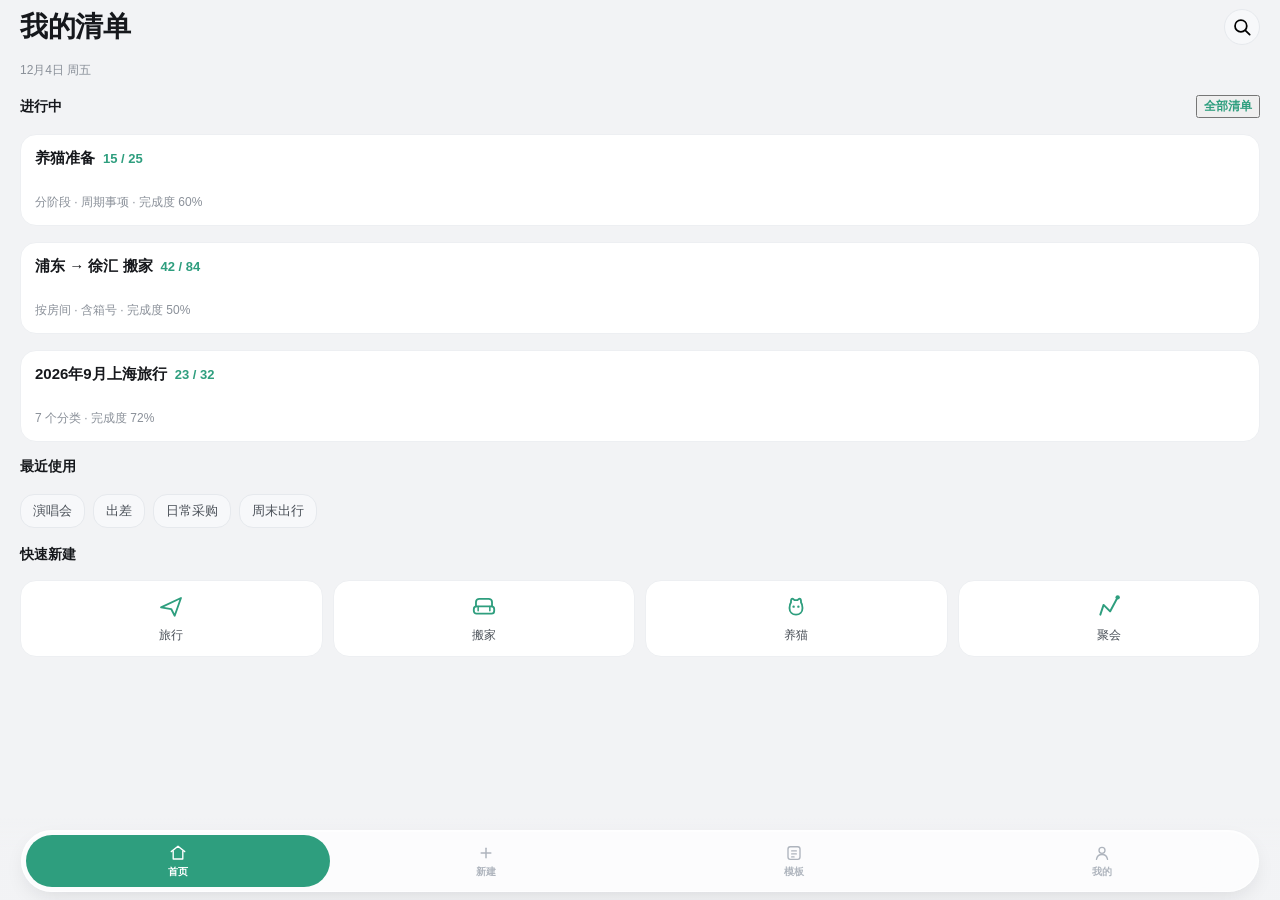
<file: index.html>
<!DOCTYPE html>
<html lang="zh-CN">
<head>
<meta charset="UTF-8">
<meta name="viewport" content="width=device-width, initial-scale=1.0, minimum-scale=1.0, maximum-scale=1.0, user-scalable=no, viewport-fit=cover, shrink-to-fit=no">
<meta name="format-detection" content="telephone=no">
<meta name="apple-mobile-web-app-capable" content="yes">
<meta name="mobile-web-app-capable" content="yes">
<meta name="apple-mobile-web-app-status-bar-style" content="default">
<meta name="apple-mobile-web-app-title" content="清单生成器">
<meta name="theme-color" content="#F2F3F5">
<meta name="color-scheme" content="light">
<title>清单生成器</title>
<link rel="stylesheet" href="styles.css">
</head>
<body>
<div id="app">
  <div class="stacks" id="stacks">
    <div class="stack" data-tab="home"></div>
    <div class="stack" data-tab="create"></div>
    <div class="stack" data-tab="template"></div>
    <div class="stack" data-tab="mine"></div>
  </div>

  <nav class="tabbar" id="tabbar"></nav>

  <div class="edge-back" id="edgeBack" aria-hidden="true"></div>
  <div class="sheet-mask" id="sheetMask"></div>
  <div class="sheet-host" id="sheetHost"></div>
  <div class="toast" id="toast"></div>
</div>
<script src="app.js"></script>
<script src="data.js"></script>
<script src="screens.js"></script>
</body>
</html>
</file>
<file: styles.css>
/* ============================================================
   清单生成器 · iOS 移动端样式
   配色 / 字号 / 间距 全部对齐 Ardot 设计稿
   ============================================================ */

:root{
  /* 主色 */
  --accent:#2E9E7E;
  --accent-deep:#2E7D66;
  --accent-soft:#F1F7F4;
  --accent-soft-2:#E8F1ED;
  --accent-border:#DCEAE4;

  /* 文字 */
  --t1:#16181C;
  --t2:#2A2E34;
  --t3:#4A5058;
  --t4:#8A9099;
  --t5:#AEB4BD;

  /* 背景与描边 */
  --bg:#F2F3F5;
  --card:#FFFFFF;
  --line:#EDEFF2;
  --line-2:#E6E9ED;
  --track:#ECEEF1;
  --dot-off:#C9CFD8;
  --fill-grey:#F7F8FA;

  /* 安全区 */
  --sat:env(safe-area-inset-top, 0px);
  --sab:env(safe-area-inset-bottom, 0px);
  --sal:env(safe-area-inset-left, 0px);
  --sar:env(safe-area-inset-right, 0px);

  /* 尺寸 */
  --tabbar-h:62px;
  --nav-h:44px;
}

*,*::before,*::after{
  box-sizing:border-box;
  -webkit-tap-highlight-color:transparent;
}

html,body{
  margin:0;padding:0;
  width:100%;height:100%;
  overflow:hidden;
  position:fixed;
  overscroll-behavior:none;
  background:var(--bg);
}

/* ---------- 禁止文字选中 / 长按系统菜单 ---------- */
html,body,div,span,a,p,h1,h2,h3,h4,label,li,ul,ol,button{
  -webkit-user-select:none;
  -moz-user-select:none;
  -ms-user-select:none;
  user-select:none;
  -webkit-touch-callout:none;
}
input,textarea{
  -webkit-user-select:text;
  user-select:text;
  -webkit-touch-callout:default;
  font-family:inherit;
}

body{
  font-family:-apple-system,BlinkMacSystemFont,"SF Pro SC","SF Pro Text","PingFang SC","Helvetica Neue","Noto Sans SC",sans-serif;
  color:var(--t2);
  -webkit-font-smoothing:antialiased;
  text-rendering:optimizeLegibility;
  touch-action:manipulation;
}

/* ---------- App 容器 ---------- */
#app{
  position:fixed;
  inset:0;
  background:var(--bg);
  overflow:hidden;
}

.stacks{position:absolute;inset:0;}
.stack{position:absolute;inset:0;display:none;}
.stack.active{display:block;}
/* 非栈顶页面不接收指针事件，避免被覆盖的底层 CTA 误拦截点击 */
.stack > .screen:not(:last-child){ pointer-events:none; }

/* ---------- 页面 ---------- */
.screen{
  position:absolute;
  top:0;left:0;right:0;bottom:0;
  display:flex;
  flex-direction:column;
  background:var(--bg);
  transform:translate3d(0,0,0);
  will-change:transform;
  transition:transform .28s cubic-bezier(.32,.72,0,1);
}
.screen.push-in{transform:translate3d(100%,0,0);}
.screen.pop-out{transform:translate3d(100%,0,0);}
.screen.dragging{transition:none;}
.screen.dim{filter:brightness(.94);}

/* 顶部安全区占位（背景色延伸进状态栏区域，不画假状态栏） */
.safe-top{
  flex:0 0 auto;
  height:var(--sat);
  background:var(--bg);
}
.screen-head-white + .screen-body .safe-top{background:#fff;}

/* ---------- 滚动容器 ---------- */
.screen-body{
  flex:1 1 auto;
  min-height:0;
  overflow-y:auto;
  overflow-x:hidden;
  -webkit-overflow-scrolling:touch;
  overscroll-behavior-y:contain;
  padding:8px 20px calc(28px + var(--tabbar-h) + var(--sab)) 20px;
  display:flex;
  flex-direction:column;
  gap:16px;
}
/* 关键：防止子项（尤其是 .card overflow:hidden）在 flex 列中被压缩裁剪，
   导致内容无法撑开、整页不滚动。子项保持自然高度，超长页面才能正常滚动。 */
.screen-body > *{ flex-shrink:0; }
.screen-body.no-tab{
  padding-bottom:calc(16px + var(--sab));
}
.screen-body::-webkit-scrollbar{width:0;height:0;display:none;}

/* ============================================================
   导航条
   ============================================================ */
.navbar{
  flex:0 0 auto;
  position:relative;
  display:flex;
  align-items:center;
  gap:4px;
  height:var(--nav-h);
  padding:0 8px;
  background:var(--bg);
}
.navbar .nav-side{
  min-width:64px;
  display:flex;
  align-items:center;
  gap:2px;
}
.navbar .nav-side.right{justify-content:flex-end;}
.navbar .nav-title{
  flex:1 1 auto;
  text-align:center;
  font-size:17px;
  font-weight:600;
  color:var(--t1);
  white-space:nowrap;
  overflow:hidden;
  text-overflow:ellipsis;
}
.nav-btn{
  display:flex;align-items:center;justify-content:center;
  gap:1px;
  min-width:44px;height:44px;
  padding:0 6px;
  border:0;background:transparent;
  color:var(--accent);
  font-size:16px;font-weight:500;
  border-radius:12px;
  transition:opacity .12s;
}
.nav-btn .chev{width:12px;height:20px;display:block;}
.nav-btn.ghost{color:var(--t4);}
.nav-btn.icon{min-width:44px;padding:0;}

/* 大标题页头 */
.page-head{
  display:flex;
  align-items:center;
  justify-content:space-between;
  gap:8px;
}
.page-head h1{
  margin:0;
  font-size:28px;
  font-weight:700;
  color:var(--t1);
  letter-spacing:-.4px;
}
.round-btn{
  display:flex;align-items:center;justify-content:center;
  width:36px;height:36px;
  border:0;border-radius:18px;
  background:var(--accent);
  flex:0 0 auto;
}
.round-btn.grey{background:var(--fill-grey);border:1px solid var(--line-2);}
.round-btn.lg{width:44px;height:44px;border-radius:22px;}

/* ============================================================
   Pill Tab Bar
   ============================================================ */
.tabbar{
  position:absolute;
  left:0;right:0;bottom:0;
  z-index:60;
  padding:12px 21px calc(8px + var(--sab)) 21px;
  padding-left:calc(21px + var(--sal));
  padding-right:calc(21px + var(--sar));
  background:linear-gradient(to top, rgba(242,243,245,.98) 62%, rgba(242,243,245,0));
  pointer-events:none;
}
.tab-pill{
  pointer-events:auto;
  display:flex;
  gap:4px;
  height:var(--tabbar-h);
  padding:4px;
  border-radius:36px;
  background:rgba(255,255,255,.74);
  -webkit-backdrop-filter:blur(24px) saturate(180%);
  backdrop-filter:blur(24px) saturate(180%);
  border:1px solid rgba(255,255,255,.7);
  box-shadow:
    inset 0 1px 0 rgba(255,255,255,.55),
    0 8px 22px -6px rgba(23,26,30,.12);
}
.tab-item{
  flex:1 1 0;
  min-width:0;
  display:flex;
  flex-direction:column;
  align-items:center;
  justify-content:center;
  gap:4px;
  border:0;
  border-radius:26px;
  background:transparent;
  padding:0 2px;
  transition:background-color .18s, transform .12s;
}
.tab-item .tab-ico{
  width:18px;height:18px;display:block;flex:0 0 auto;
}
.tab-item .tab-label{
  font-size:10px;
  font-weight:600;
  letter-spacing:.2px;
  color:var(--t5);
  line-height:12px;
  white-space:nowrap;
}
.tab-item.on{background:var(--accent);}
.tab-item.on .tab-label{color:#fff;}
.tab-item:not(.on) .tab-ico{color:var(--t5);}
.tab-item.on .tab-ico{color:#fff;}
.tab-item.pressed{transform:scale(.94);}

/* ============================================================
   通用卡片 / 列表
   ============================================================ */
.card{
  background:var(--card);
  border:1px solid var(--line);
  border-radius:16px;
  overflow:hidden;
}
.card.pad{padding:16px;}
.card.pad-sm{padding:14px;}

.section-title{
  margin:0;
  font-size:14px;
  font-weight:700;
  color:var(--t1);
}
.section-row{
  display:flex;align-items:center;justify-content:space-between;gap:8px;
}
.section-row .more{
  font-size:12px;font-weight:600;color:var(--accent);
}

/* 进度卡 */
.progress-card{
  background:var(--card);
  border:1px solid var(--line);
  border-radius:16px;
  padding:16px;
  display:flex;flex-direction:column;gap:10px;
}
.progress-top{
  display:flex;align-items:center;justify-content:space-between;gap:8px;
}
.progress-status{font-size:12px;font-weight:600;color:var(--t4);}
.progress-count{font-size:18px;font-weight:700;color:var(--accent);}
.progress-track{
  height:6px;border-radius:3px;background:var(--track);overflow:hidden;
}
.progress-fill{
  height:100%;border-radius:3px;background:var(--accent);
  transition:width .3s cubic-bezier(.32,.72,0,1);
}
.progress-note{font-size:12px;color:var(--t4);}

.meta-line{font-size:12px;color:var(--t4);}

/* 筛选条 */
.filter-row{display:flex;gap:8px;}
.chip-seg{
  flex:1 1 0;min-width:0;
  height:38px;
  border:1px solid var(--line-2);
  border-radius:12px;
  background:var(--card);
  color:var(--t4);
  font-size:12px;font-weight:500;
  display:flex;align-items:center;justify-content:center;
  padding:0 4px;
  white-space:nowrap;
  transition:background-color .16s,color .16s,border-color .16s,transform .12s;
}
.chip-seg.on{
  background:var(--accent);
  border-color:var(--accent);
  color:#fff;font-weight:600;
}
.chip-seg.pressed{transform:scale(.96);}

/* 清单行：三段式 —— 左 完成 / 中 内容 / 右 不需要 */
.row{
  display:flex;align-items:center;gap:8px;
  min-height:54px;
  width:100%;
  padding:6px 8px;
  border:0;background:transparent;
  text-align:left;
  transition:opacity .22s cubic-bezier(.32,.72,0,1);
}
.row .row-dot{
  flex:0 0 auto;width:20px;height:20px;display:block;
}

/* 左：完成状态控件（细线圆 + 描边勾选，靠 .on 切换，无大色块填充） */
.row-check{
  flex:0 0 auto;
  width:42px;height:42px;min-width:42px;min-height:42px;
  display:flex;align-items:center;justify-content:center;
  margin:0;padding:0;border:0;background:transparent;border-radius:50%;
  transition:transform .14s cubic-bezier(.32,.72,0,1);
  -webkit-tap-highlight-color:transparent;
}
.row-check.pressed{transform:scale(.86);}
.row-check .check-svg{width:26px;height:26px;display:block;overflow:visible;}
.row-check .ck-circle{
  fill:none;stroke:var(--dot-off);stroke-width:1.8;
  transition:stroke .2s ease,fill .2s ease;
}
.row-check .ck-mark{
  fill:none;stroke:#fff;stroke-width:2.4;
  stroke-linecap:round;stroke-linejoin:round;
  stroke-dasharray:24;stroke-dashoffset:24;
  transition:stroke-dashoffset .24s cubic-bezier(.32,.72,0,1);
}
.row-check.on .ck-circle{stroke:var(--accent);fill:var(--accent);}
.row-check.on .ck-mark{stroke-dashoffset:0;}

/* 中：内容区 */
.row-main{
  flex:1 1 auto;min-width:0;
  display:flex;flex-direction:column;gap:3px;
  justify-content:center;min-height:40px;
}
.row-main .row-label{
  font-size:15px;font-weight:500;color:var(--t2);
  line-height:20px;overflow-wrap:anywhere;
}
.row-main .row-label .row-meta{font-size:12px;color:var(--t4);font-weight:500;margin-left:3px;}
.row-tags{display:flex;flex-wrap:wrap;gap:5px;}

/* 右：「不需要」独立操作区（轻量文字按钮，不并入左按钮） */
.row-skip{
  flex:0 0 auto;
  min-width:58px;min-height:38px;
  margin:0;padding:0 10px;
  border:0;background:transparent;border-radius:11px;
  color:var(--t4);
  font-size:13px;font-weight:500;
  white-space:nowrap;
  transition:color .16s ease,background-color .16s ease,transform .14s cubic-bezier(.32,.72,0,1);
}
.row-skip.pressed{transform:scale(.93);background:var(--fill-grey);}
.row-skip.is-skip{color:var(--accent);}

/* 状态态：已完成轻微淡化 + 细线划线；不需要灰化低强调，不删除不消失 */
.row.done .row-label{color:var(--t4);text-decoration:line-through;text-decoration-color:var(--t5);text-decoration-thickness:1px;}
.row.skip{opacity:.6;}
.row.skip .row-label{color:var(--t4);}

.row .row-meta{
  flex:0 0 auto;font-size:12px;color:var(--t4);font-weight:500;
}
.row .chev{color:var(--dot-off);font-size:20px;line-height:1;flex:0 0 auto;}

/* 搬家用：整行一个状态控件（保留四态装箱流程） */
.row-hit{
  flex:0 0 auto;
  min-width:44px;min-height:44px;
  display:flex;align-items:center;justify-content:center;
  margin-right:-8px;
  transition:transform .14s cubic-bezier(.32,.72,0,1);
}
.row-hit.pressed{transform:scale(.9);}

.tag-chip{
  flex:0 0 auto;
  padding:3px 7px;border-radius:6px;
  font-size:11px;font-weight:600;
  color:var(--accent-deep);
  background:var(--accent-soft);
  white-space:nowrap;
}
.tag-chip.cycle{background:var(--accent-soft-2);}
.tag-chip.grey{background:var(--fill-grey);color:var(--t4);border:1px solid var(--line-2);}
.add-row{
  display:flex;align-items:center;gap:8px;
  width:100%;min-height:44px;padding:7px 12px;
  border:0;background:transparent;color:var(--t4);
  font-size:14px;font-weight:500;
}
.add-row.pressed{background:var(--fill-grey);}
.add-row .plus{
  width:18px;height:18px;flex:0 0 auto;color:var(--accent);
}

.rows{padding:4px;display:flex;flex-direction:column;}
.rows > * + *{border-top:1px solid var(--line);}

/* 首页进行中卡片 */
.mini-card{
  display:flex;flex-direction:column;gap:10px;
  padding:14px;
  background:var(--card);
  border:1px solid var(--line);
  border-radius:16px;
  width:100%;
  text-align:left;
  transition:transform .12s,background-color .14s;
}
.mini-card.pressed{transform:scale(.985);background:var(--fill-grey);}
.mini-head{display:flex;align-items:baseline;justify-content:space-between;gap:8px;}
.mini-name{font-size:15px;font-weight:600;color:var(--t1);}
.mini-num{font-size:13px;font-weight:600;color:var(--accent);}
.mini-sub{font-size:12px;color:var(--t4);}

/* chips 横向滚动 */
.chips-scroll{
  display:flex;gap:8px;
  overflow-x:auto;
  overflow-y:hidden;
  -webkit-overflow-scrolling:touch;
  padding:2px 0;
  margin:0 -20px;
  padding-left:20px;padding-right:20px;
  scrollbar-width:none;
}
.chips-scroll::-webkit-scrollbar{display:none;}
.chip-tag{
  flex:0 0 auto;
  padding:7px 12px;border-radius:14px;
  background:var(--fill-grey);
  border:1px solid var(--line-2);
  font-size:13px;font-weight:500;color:var(--t3);
  transition:background-color .14s,transform .12s;
}
.chip-tag.pressed{transform:scale(.96);}
.chip-tag.on{background:var(--accent);border-color:var(--accent);color:#fff;font-weight:600;}
.chip-tag.selectable{padding-right:6px;}

/* 快速新建 4 宫格 */
.quick-grid{display:grid;grid-template-columns:repeat(4,1fr);gap:10px;}
.quick-item{
  display:flex;flex-direction:column;align-items:center;gap:8px;
  padding:12px 4px;
  background:var(--card);
  border:1px solid var(--line);
  border-radius:16px;
  transition:transform .12s,background-color .14s;
}
.quick-item.pressed{transform:scale(.96);background:var(--fill-grey);}
.quick-ico{
  width:26px;height:26px;color:var(--accent);
}
.quick-name{font-size:12px;font-weight:500;color:var(--t3);}

/* 场景选择分组 */
.group{margin:0;font-size:14px;font-weight:700;color:var(--t1);}
.scene-grid{display:grid;grid-template-columns:repeat(3,1fr);gap:10px;}
.scene-item{
  position:relative;
  min-height:56px;
  padding:10px 8px;
  border-radius:14px;
  border:1px solid var(--line-2);
  background:var(--card);
  font-size:14px;font-weight:500;color:var(--t3);
  display:flex;align-items:center;justify-content:center;
  text-align:center;line-height:19px;
  transition:background-color .16s,color .16s,border-color .16s,transform .12s;
}
.scene-item.pressed{transform:scale(.97);}
.scene-item.on{
  background:var(--accent);border-color:var(--accent);color:#fff;font-weight:600;
}
.scene-item.on::after{
  content:"";position:absolute;top:6px;right:6px;
  width:14px;height:14px;border-radius:7px;
  background:#fff;
}
.scene-item.on::before{
  content:"";position:absolute;top:9px;right:9px;z-index:1;
  width:8px;height:5px;
  border-left:1.8px solid var(--accent);
  border-bottom:1.8px solid var(--accent);
  transform:rotate(-45deg);
}

/* 条件选择块 */
.cond-block{display:flex;flex-direction:column;gap:10px;}
.cond-title{font-size:14px;font-weight:700;color:var(--t1);}
.cond-grid{display:grid;grid-template-columns:repeat(3,1fr);gap:8px;}
.cond-grid.c2{grid-template-columns:repeat(2,1fr);}
.cond-opt{
  min-height:46px;padding:8px 6px;
  border-radius:12px;
  border:1px solid var(--line-2);
  background:var(--card);
  font-size:14px;font-weight:500;color:var(--t3);
  display:flex;align-items:center;justify-content:center;text-align:center;
  transition:background-color .16s,color .16s,border-color .16s,transform .12s;
}
.cond-opt.pressed{transform:scale(.97);}
.cond-opt.on{background:var(--accent-soft);border-color:var(--accent);color:var(--accent-deep);font-weight:600;}

/* Switch */
.switch-row{
  display:flex;align-items:center;justify-content:space-between;gap:12px;
  min-height:52px;padding:6px 14px;
  background:var(--card);
  border:1px solid var(--line);
  border-radius:16px;
}
.switch-row .sw-label{font-size:15px;font-weight:500;color:var(--t2);}
.switch-row .sw-sub{font-size:12px;color:var(--t4);}
.switch{
  position:relative;flex:0 0 auto;
  width:50px;height:30px;border-radius:15px;
  border:0;background:var(--line-2);
  transition:background-color .22s;
  padding:0;
}
.switch.on{background:var(--accent);}
.switch .knob{
  position:absolute;top:3px;left:3px;
  width:24px;height:24px;border-radius:12px;background:#fff;
  box-shadow:0 2px 4px rgba(0,0,0,.16);
  transition:transform .22s cubic-bezier(.32,.72,0,1);
}
.switch.on .knob{transform:translateX(20px);}

/* 底部 CTA —— 预留底部 Tab 高度，按钮始终位于 Tab 之上、不被遮挡 */
.cta-host{
  flex:0 0 auto;
  position:relative;
  z-index:55;
  padding:10px 20px calc(var(--tabbar-h) + 28px + var(--sab)) 20px;
  padding-left:calc(20px + var(--sal));
  padding-right:calc(20px + var(--sar));
  background:linear-gradient(to top,rgba(242,243,245,.98) 60%,rgba(242,243,245,0));
}
/* 含底部 CTA 的页面，滚动内容底部预留空间，最后一项不被遮住 */
.screen-body.has-cta{
  padding-bottom:calc(12px + var(--sab));
}
.cta{
  width:100%;min-height:52px;
  border:0;border-radius:16px;
  background:var(--accent);
  color:#fff;font-size:16px;font-weight:600;
  display:flex;align-items:center;justify-content:center;
  transition:transform .12s,opacity .16s;
}
.cta.pressed{transform:scale(.98);opacity:.9;}
.cta[disabled]{background:var(--line-2);color:var(--t5);}
.cta.ghost{background:var(--card);color:var(--t3);border:1px solid var(--line-2);}
.cta.danger{background:#E4574C;}
.cta-row{display:flex;gap:10px;}
.cta-row .cta{flex:1 1 0;}

/* 说明条 */
.tip-bar{
  display:flex;align-items:center;gap:8px;
  padding:11px 12px;
  background:var(--fill-grey);
  border-radius:12px;
  font-size:12px;color:var(--t4);line-height:17px;
}
.tip-bar .ico{flex:0 0 auto;width:16px;height:16px;}

/* 物品 chip 墙 */
.chip-wall{
  display:flex;flex-wrap:wrap;gap:8px;
  padding:12px;
  background:var(--card);
  border:1px solid var(--line);
  border-radius:16px;
}

/* 概览统计 */
.stat-row{display:flex;gap:8px;}
.stat{
  flex:1 1 0;min-width:0;
  display:flex;flex-direction:column;align-items:center;gap:4px;
}
.stat .n{font-size:22px;font-weight:700;color:var(--t1);}
.stat .l{font-size:12px;color:var(--t4);}

/* 导航行（我的 / 模板） */
.nav-row{
  display:flex;align-items:center;gap:12px;
  width:100%;min-height:56px;
  padding:7px 14px;
  border:0;background:transparent;text-align:left;
  transition:background-color .14s;
}
.nav-row.pressed{background:var(--fill-grey);}
.nav-row .txt{flex:1 1 auto;min-width:0;display:flex;flex-direction:column;gap:2px;}
.nav-row .n1{font-size:15px;font-weight:500;color:var(--t2);}
.nav-row .n2{font-size:12px;color:var(--t4);}
.nav-row .act{font-size:13px;font-weight:600;color:var(--accent);flex:0 0 auto;}
.nav-row .chev{font-size:20px;color:var(--dot-off);flex:0 0 auto;line-height:1;}

/* 空状态 */
.empty{
  display:flex;flex-direction:column;align-items:center;gap:10px;
  padding:44px 24px;text-align:center;
}
.empty .ico{width:44px;height:44px;color:var(--dot-off);}
.empty .t1x{font-size:15px;font-weight:600;color:var(--t3);}
.empty .t2x{font-size:13px;color:var(--t4);line-height:19px;}

/* ============================================================
   底部 Sheet / 弹窗
   ============================================================ */
.sheet-mask{
  position:absolute;inset:0;z-index:80;
  background:rgba(20,22,26,.34);
  opacity:0;pointer-events:none;
  transition:opacity .26s;
}
.sheet-mask.on{opacity:1;pointer-events:auto;}
.sheet-host{
  position:absolute;left:0;right:0;bottom:0;z-index:90;
  pointer-events:none;
}
.sheet{
  pointer-events:auto;
  background:var(--card);
  border-radius:20px 20px 0 0;
  padding:8px 16px calc(16px + var(--sab)) 16px;
  padding-left:calc(16px + var(--sal));
  padding-right:calc(16px + var(--sar));
  transform:translate3d(0,100%,0);
  transition:transform .3s cubic-bezier(.32,.72,0,1);
  max-height:82%;
  display:flex;flex-direction:column;
  box-shadow:0 -8px 30px rgba(20,22,26,.14);
}
.sheet.on{transform:translate3d(0,0,0);}
.sheet-grab{
  width:36px;height:5px;border-radius:3px;background:var(--line-2);
  margin:6px auto 10px;flex:0 0 auto;
}
.sheet-title{
  margin:2px 0 10px;font-size:17px;font-weight:600;color:var(--t1);text-align:center;
}
.sheet-body{
  overflow-y:auto;-webkit-overflow-scrolling:touch;
  overscroll-behavior:contain;
  display:flex;flex-direction:column;gap:10px;
}
.sheet-actions{display:flex;flex-direction:column;gap:10px;}

/* 表单 */
.field{
  display:flex;align-items:center;gap:10px;
  min-height:50px;padding:6px 14px;
  background:var(--fill-grey);
  border:1px solid var(--line-2);
  border-radius:12px;
}
.field:focus-within{border-color:var(--accent);background:#fff;}
.field input{
  flex:1 1 auto;min-width:0;
  border:0;background:transparent;outline:none;
  font-size:16px;color:var(--t2);
  height:32px;
}
.field input::placeholder{color:var(--t5);}
.field .clear{
  flex:0 0 auto;width:34px;height:34px;border:0;background:transparent;
  color:var(--t5);font-size:18px;display:none;align-items:center;justify-content:center;
}
.field.has-value .clear{display:flex;}

/* Action Sheet 行 */
.act-row{
  display:flex;align-items:center;justify-content:center;gap:6px;
  min-height:52px;
  border:0;border-radius:14px;
  background:var(--fill-grey);
  font-size:16px;font-weight:500;color:var(--t2);
  width:100%;
  transition:transform .12s,background-color .14s;
}
.act-row.pressed{transform:scale(.985);background:var(--line);}
.act-row.accent{background:var(--accent);color:#fff;font-weight:600;}
.act-row.danger{color:#D93A30;font-weight:500;}

/* 箱号选择网格 */
.box-grid{display:grid;grid-template-columns:repeat(4,1fr);gap:8px;}
.box-opt{
  min-height:48px;padding:6px 4px;border-radius:12px;
  border:1px solid var(--line-2);background:var(--card);
  font-size:14px;font-weight:500;color:var(--t3);
  display:flex;align-items:center;justify-content:center;
  transition:background-color .16s,color .16s,border-color .16s,transform .12s;
}
.box-opt.on{background:var(--accent-soft);border-color:var(--accent);color:var(--accent-deep);font-weight:600;}

/* 状态选择（搬家四态） */
.state-grid{display:grid;grid-template-columns:repeat(2,1fr);gap:8px;}
.state-opt{
  display:flex;align-items:center;gap:8px;
  min-height:50px;padding:8px 12px;border-radius:12px;
  border:1px solid var(--line-2);background:var(--card);
  font-size:14px;font-weight:500;color:var(--t3);
  transition:background-color .16s,border-color .16s,transform .12s;
}
.state-opt.on{background:var(--accent-soft);border-color:var(--accent);color:var(--accent-deep);font-weight:600;}
.state-opt .d{width:20px;height:20px;flex:0 0 auto;}

/* 分类选择 */
.cat-grid{display:grid;grid-template-columns:repeat(3,1fr);gap:8px;}

/* ============================================================
   Toast
   ============================================================ */
.toast{
  position:absolute;
  left:50%;
  bottom:calc(var(--tabbar-h) + var(--sab) + 34px);
  transform:translate(-50%,10px);
  z-index:120;
  max-width:76%;
  padding:10px 16px;
  border-radius:12px;
  background:rgba(28,31,36,.92);
  -webkit-backdrop-filter:blur(12px);
  backdrop-filter:blur(12px);
  color:#fff;font-size:14px;font-weight:500;
  text-align:center;line-height:19px;
  opacity:0;pointer-events:none;
  transition:opacity .22s,transform .22s;
}
.toast.on{opacity:1;transform:translate(-50%,0);}

/* 长按排序态 */
.row.sorting{
  background:var(--accent-soft);
  box-shadow:0 6px 18px -4px rgba(20,22,26,.22);
  transform:scale(1.01);
  opacity:.96;
}
.row.drag-ghost{opacity:.4;}

/* 边缘返回手势区 */
.edge-back{
  position:absolute;
  top:0;bottom:0;left:0;width:26px;
  z-index:50;
}

/* 无障碍隐藏 */
.sr-only{
  position:absolute;width:1px;height:1px;overflow:hidden;clip:rect(0 0 0 0);white-space:nowrap;
}

/* 小屏适配 */
@media (max-height:700px){
  :root{--tabbar-h:58px;}
  .screen-body{padding-top:4px;gap:13px;}
}
@media (max-width:340px){
  .screen-body{padding-left:16px;padding-right:16px;}
  .scene-grid{gap:8px;}
  .scene-item{font-size:13px;}
}
</file>
